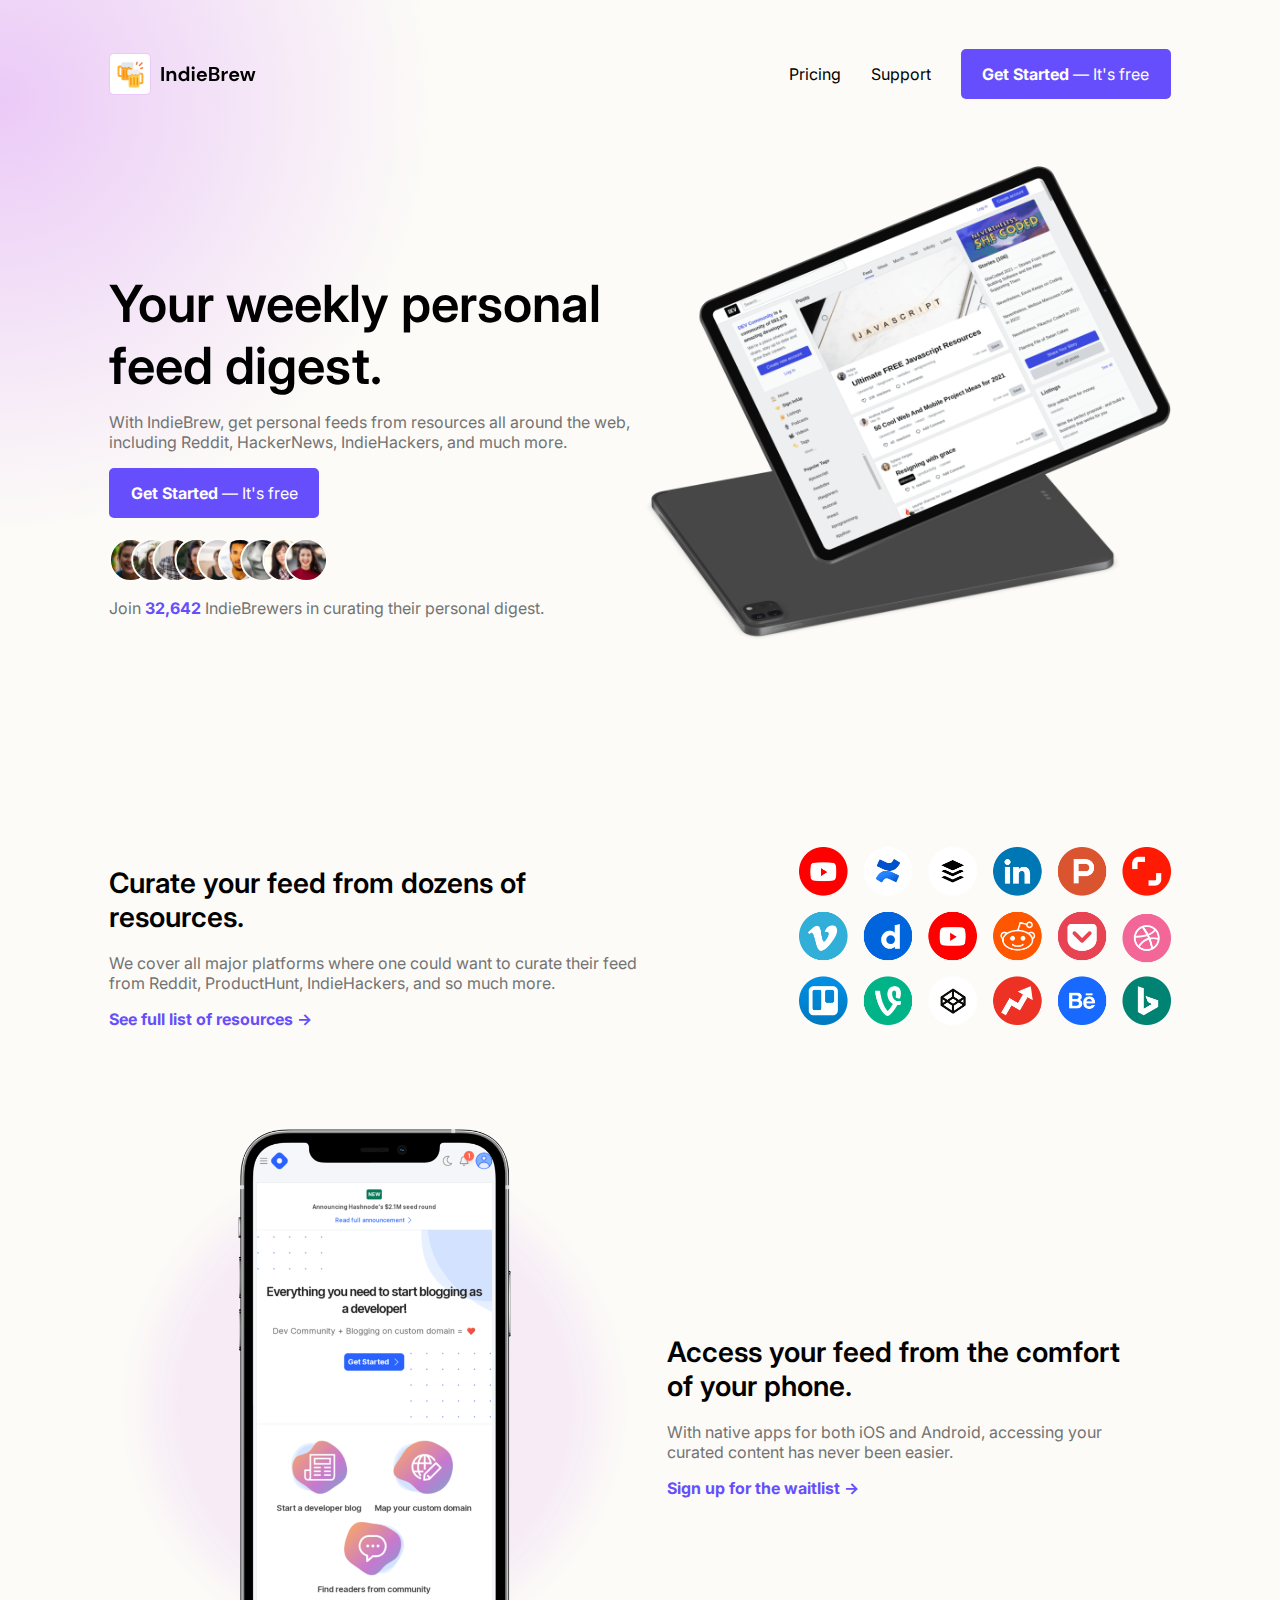
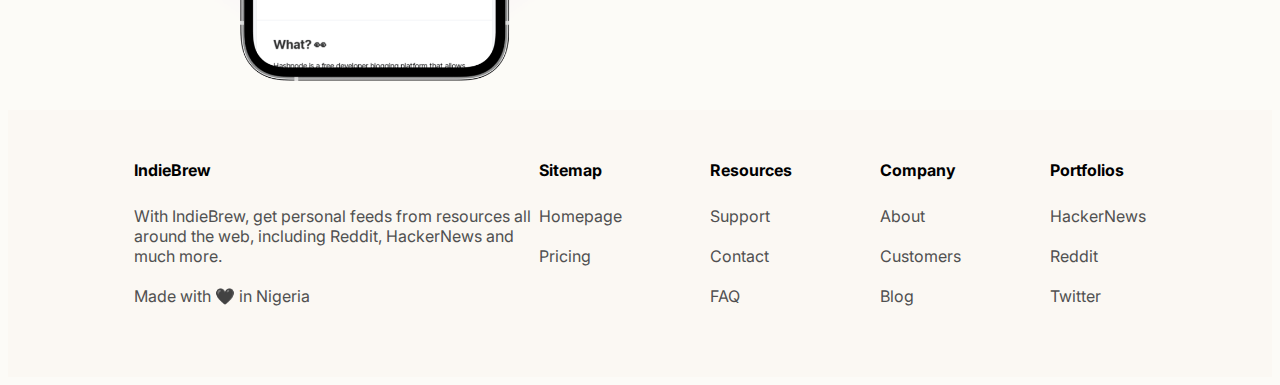
<file: index.html>
<!DOCTYPE html>
<html lang="en" dir="ltr">
  <head>
    <meta charset="utf-8">
    <meta name="viewport" content="width=device-width, initial-scale=1">
    <title>IndieBrew Landing Page</title>
    <link rel="stylesheet" href="index.css">
  </head>
  <body>
    <header>
      <img src="Assets/Logo.svg" alt="logo-image">
      <img src="Assets/Hamburger Menu.svg" class="menu-btn" alt="">
      <nav>
        <ul class="nav-links">
          <li><a href="#">Pricing</a></li>
          <li><a href="#">Support</a></li>
          <li><button type="button" onclick="location.href='sign-up.html'">Get Started <span>— It's free</span></button></li>
        </ul>
      </nav>
    </header>
    <section class="hero-section">
      <div class="hero-text">
        <h1>Your weekly personal feed digest.</h1>
        <p>With IndieBrew, get personal feeds from resources all around the web, including Reddit, HackerNews, IndieHackers,
          and much more.
        </p>
        <button type="button" onclick="location.href='sign-up.html'">Get Started <span>— It's free</span></button>
        <img src="Assets/User Avatars.svg" alt="user-avatars">
        <p>Join <span>32,642</span> IndieBrewers in curating their personal digest.</p>
      </div>
      <div class="hero-image">
        <img src="Assets/Feed Mockup.png" alt="">
      </div>
    </section>
    <section class="info-section">
      <div class="logo-section">
        <div class="info-text">
          <h1>Curate your feed from dozens of resources.</h1>
          <p>We cover all major platforms where one could want to curate their feed from Reddit, ProductHunt, IndieHackers,
            and so much more.
          </p>
          <a href="#">See full list of resources →</a>
        </div>
        <div class="social-media-icons">
          <img src="Assets/Social Media Icons.png">
        </div>
      </div>
      <div class="phone-section">
        <div class="phone-mockup">
          <img src="Assets/Phone Mockup.png" alt="phone mockup">
        </div>
        <div class="phone-section-text">
          <h1>Access your feed from the comfort of your phone.</h1>
          <p>With native apps for both iOS and Android, accessing your curated content has never been easier.</p>
          <a href="#">Sign up for the waitlist →</a>
        </div>
      </div>
    </section>

    <footer>
      <div class="description footer-links">
        <a href="#" class="footer-header">IndieBrew</a>
        <p>
          With IndieBrew, get personal feeds from resources all around the web, including Reddit, HackerNews and much more.
        </p>
        <p>Made with 🖤 in Nigeria</p>
      </div>

      <div class="section-one">
        <div class="sitemap footer-links">
          <a href="#" class="footer-header">Sitemap</a>
          <a href="#">Homepage</a>
          <a href="#">Pricing</a>
        </div>
        <div class="resources footer-links">
          <a href="#" class="footer-header">Resources</a>
          <a href="#">Support</a>
          <a href="#">Contact</a>
          <a href="#">FAQ</a>
        </div>

        <div class="company footer-links">
          <a href="#" class="footer-header">Company</a>
          <a href="#">About</a>
          <a href="#">Customers</a>
          <a href="#">Blog</a>
        </div>
        <div class="portfolios footer-links">
          <a href="#" class="footer-header">Portfolios</a>
          <a href="#">HackerNews</a>
          <a href="#">Reddit</a>
          <a href="#">Twitter</a>
        </div>
      </div>
    </footer>
    <script>
      var menu_btn = document.querySelector('.menu-btn');
      var navbar = document.querySelector('.nav-links');

      navbar.style.right = "-290px";

      menu_btn.onclick = function() {
        if (navbar.style.right == "-290px") {
          navbar.style.right = "0";
        } else {
          navbar.style.right = "-290px";
        }
      }
    </script>
  </body>
</html>
</file>
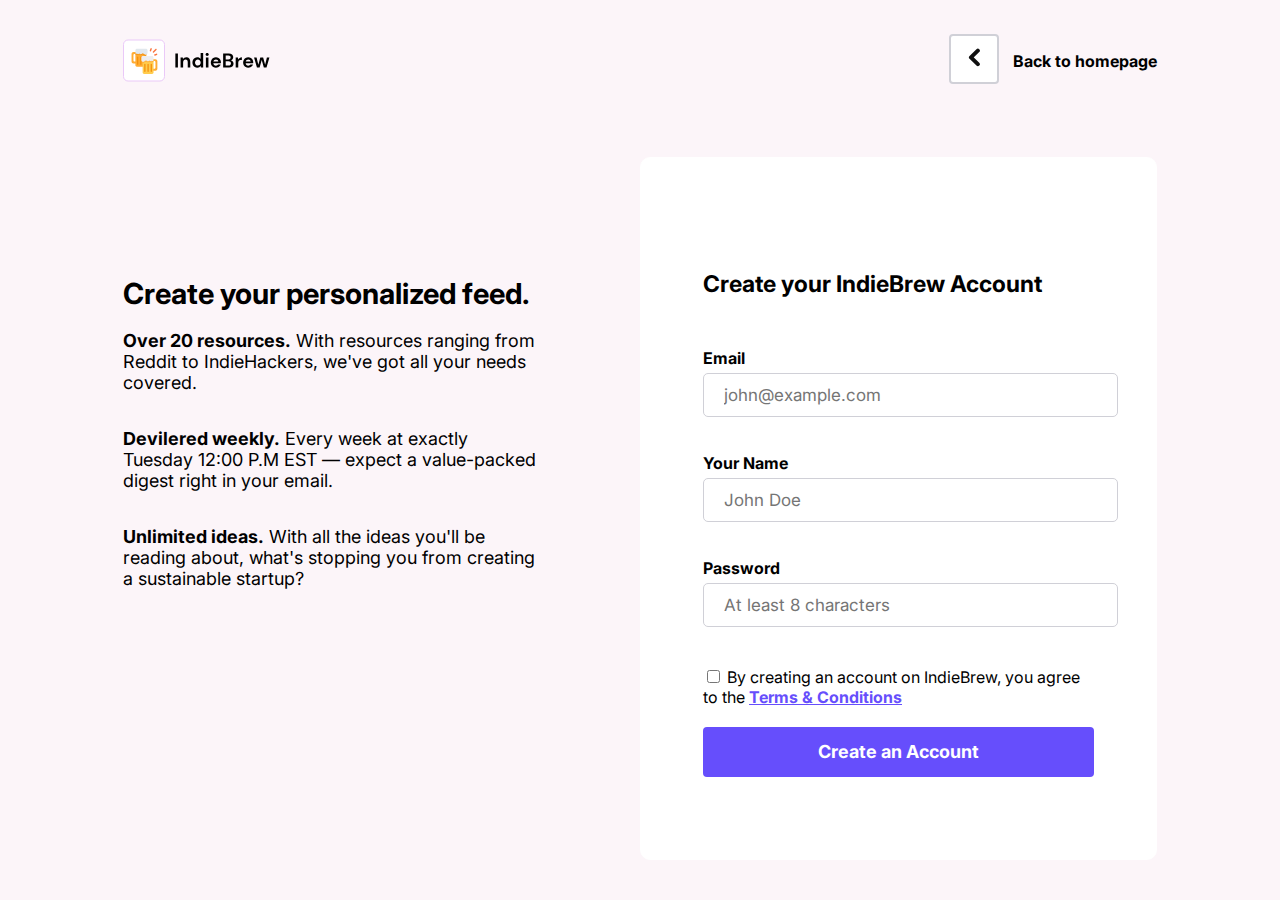
<file: sign-up.html>
<!DOCTYPE html>
<html lang="en" dir="ltr">
  <head>
    <meta charset="utf-8">
    <meta name="viewport" content="width=device-width, initial-scale=1.0">
    <title>IndieBrew Sign Up Page</title>
    <link rel="stylesheet" href="sign-up.css">
  </head>
  <body>
    <header>
      <div class="nav-bar">
        <img src="Assets/Logo.svg" alt="logo-image">
        <div class="go-back">
          <button type="button"  onclick="location.href='index.html'"><img src="Assets/Back Arrow.svg" alt="back button"></button>
          <p>Back to homepage</p>
        </div>
      </div>
    </header>
    <section>
      <div class="sign-up-text">
        <h1>Create your personalized feed.</h1>
        <div class="info">
          <p><span>Over 20 resources.</span> With resources ranging from Reddit to IndieHackers, we've got all your needs covered.</p>
        </div>
        <div class="info">
          <p><span>Devilered weekly.</span> Every week at exactly Tuesday 12:00 P.M EST — expect a value-packed digest right in your email.</p>
        </div>
        <div class="info">
          <p><span>Unlimited ideas.</span> With all the ideas you'll be reading about, what's stopping you from creating a sustainable startup?</p>
        </div>
      </div>
      <div class="sign-up-section">
        <h1>Create your IndieBrew Account</h1>
        <form action="index.html">
          <p>Email</p>
          <input class="typed-input" type="email" placeholder="john@example.com">
          <p>Your Name</p>
          <input type="text" class="typed-input" placeholder="John Doe">
          <p>Password</p>
          <input class="typed-input" type="password" placeholder="At least 8 characters">
        </form>
        <input type="checkbox">
        <p class="terms-and-conditions">
          By creating an account on IndieBrew, you agree to the <a href="#">Terms & Conditions</a>
        </p>
        <button type="button">Create an Account</button>
      </div>
    </section>
  </body>
</html>
</file>
<file: index.css>
@import url('https://fonts.googleapis.com/css2?family=Inter:wght@200;300;400;600;800&display=swap');

/* Header Section */

body {
  background: radial-gradient(circle at 0% 5%, #ebcaf7 0%, #fcfbf7 19%);
}
* {
  font-family: 'Inter', sans-serif;
}
h1 {
  font-weight: 600;
}
header {
  padding: 2% 8%;
  display: flex;
  justify-content: space-between;
}
.menu-btn {
  display: none;
}
nav ul{
  display: flex;
  list-style: none;
  align-items: center;
}
nav ul li {
  margin-left: 30px;
}
nav ul li a {
  text-decoration: none;
  color: #000;
}
a {
  transition: .5s;
}
a:hover {
  transition: .5s;
  opacity: 0.7;
}
button {
  background-color: rgb(102, 78, 252);
  font-weight: bold;
  font-size: 16px;
  color: #fff;
  border: 0;
  border-radius: 5px;
  transition: .5s;
  cursor: pointer;
  width: 210px;
  height: 50px;
}
button span {
  font-weight: normal;
}
button:hover {
  background-color: transparent;
  color: rgb(77, 19, 209) !important;
  border-radius: 50px;
  border: 1px solid rgb(77, 19, 209);
  transition: .5s;
}

/* Header Section Ends */

/* Hero Section */

.hero-section {
  padding: 2% 8%;
  display: flex;
}
.hero-text {
  margin-top: 8vh;
  width: 50%;
  display: flex;
  flex-direction: column;
}
.hero-text h1 {
  font-size: 4vmax;
  margin-bottom: 0;
}
.hero-text button {
  margin-bottom: 20px;
}
.hero-text img {
  width: 219px;
}
p {
  color: rgb(115, 115, 115);
}
p span {
  color: rgb(102, 78, 252);
  opacity: 1 !important;
  font-weight: bold;
}
.hero-image {
  width: 50%;
}
.hero-image img {
  width: 100%;
}

/* Hero Section Ends */

/* Info Section Starts */

.info-section {
  margin-top: 150px;
  padding: 2% 8%;
}
.logo-section {
  display: flex;
  justify-content: space-between;
}
.info-text  {
  width: 52%;
}
.info-section h1 {
  font-size: 2.2vmax;
}
.info-section a {
  text-decoration: none;
  font-weight: bold;
  color: rgb(102, 78, 252);
}
.social-media-icons {
  width: 35%;
}
.social-media-icons img {
  width: 100%;
}
.phone-section {
  display: flex;
  margin-top: 100px;
  justify-content: space-between;
}
.phone-mockup {
  width: 50%;
}
.phone-mockup img {
  width: 100%;
}
.phone-section-text {
  width: 45%;
  margin: auto;
}
/* Info Section Ends */

/* Footer Section Starts */

footer {
  background-color: rgb(251, 248, 243);
  padding: 4% 10%;
  display: flex;
  justify-content: space-between;
}
footer p, footer a {
  margin-bottom: 20px;
  color: rgb(80, 80, 80);
}
footer a {
  text-decoration: none;
}
footer p {
  margin-top: 0;
}
.footer-links {
  display: flex;
  flex-direction: column;
}
.description {
  width: 400px;
}
.footer-header {
  font-weight: bold;
  opacity: 1;
  margin-bottom: 26px;
  color: #000;
}
.section-one {
  display: flex;
  justify-content: space-between;
  width: 60%;
}
.section-one a:hover {
  opacity: 1;
  transition: .5s;
}
 .footer-header:hover {
   opacity: .5 !important;
 }

/* Footer Section Ends */

/* Tablet View Section */


@media only screen and (min-width: 670px) and (max-width: 1050px) {
  header, .hero-section, .info-section, footer {
    padding: 3% 5%;
  }
  .hero-section {
    flex-direction: column-reverse;
  }
  .hero-text {
    margin-top: 1vh;
    width: 80%;
  }
  .hero-text h1 {
    font-size: 6.9vmin;
  }
  .hero-text p {
    font-size: 1.5vmax;
  }
   p {
    font-size: 1.7vmax;
  }
   .hero-image {
     width: 100%;
     text-align: center;
   }
   .hero-image img {
     width: 50%;
   }

   /* Info Section */

   .info-text {
     width: 74%;
   }
   .info-section h1 {
     font-size: 3.2vmax;
   }
   .social-media-icons {
     width: 42%;
     margin-top: auto;
     margin-bottom: auto;
   }
   .phone-section-text {
     margin: auto 0 auto 0;
     width: 77%;
   }

  /* Footer section */

  footer {
    padding: 3% 5%;
  }
  .description {
    margin-bottom: auto;
    text-align: left;
  }
  .description a {
    margin-bottom: 20px;
  }
  .section-one {
    display: flex;
    flex-wrap: wrap;
    justify-content: space-between;
    width: 50%;
    margin-left: 63px;
  }
  .footer-links {
    flex-basis: 50%;
  }
}

/* Mobile Section */

@media only screen and (min-width: 350px) and (max-width: 669px) {
  header, .hero-section, .info-section, footer  {
    padding: 2% 2%;
  }
  .menu-btn {
    display: block;
    position: absolute;
    right: 3%;
    top: 3%;
    z-index: 3;
  }
  .hero-section {
    flex-direction: column-reverse;
  }
  .hero-text, .hero-image {
    width: 100%;
  }
  .hero-text h1 {
    font-size: 35px;
  }
  .hero-text p {
    font-size: 14px;
  }

  /* Navbar section */

  .nav-links {
    position: fixed;
    display: flex;
    flex-direction: column;
    top: 0;
    z-index: 2;
    width: 220px;
    height: 100vh;
    background: rgb(240, 238, 235);;
    transition: 0.7s;
    padding-top: 150px;
  }
  .nav-links ul {
    margin-bottom: 0;
    margin-top: 0;
  }
  .nav-links li {
    margin-top: 30px;
  }
  nav button {
    margin-top: 30px;
  }
  nav ul li {
    margin-left: -40px;
  }
  /* Logo Section */

  .logo-section {
    flex-direction: column-reverse;
  }
  .info-section {
    margin-top: 100px;
  }
  .info-section h1 {
    font-size: 4.2vmax;
  }
  .info-text {
    width: 100%;
  }
  .info-text p {
    font-size: 1.9vmax;
  }
  .social-media-icons {
    width: 100%;
  }

  /* Phone Section */

  .phone-section {
    flex-direction: column;
  }
  .phone-mockup {
    width: 100%;
  }
  .phone-section-text {
    margin-top: 50px;
    margin-bottom: 70px;
    width: 100%;
  }
  .phone-section-text h1 {
    font-size: 3.8vmax;
  }
  .phone-section-text p {
    font-size: 1.9vmax;
  }

  /* Footer section */

  footer {
    flex-direction: column;
    align-items: center;
    padding: 2% 4%;
  }
  .description {
    text-align: left;
    width: 100%;
  }
  .description a {
    margin-bottom: 20px;
  }
  .section-one {
    display: flex;
    justify-content: space-between;
    flex-wrap: wrap;
    width: 100%;
    margin-top: 30px;
    margin-right: auto;
  }
  .footer-links {
    flex-basis: 50%;
  }

}
</file>
<file: sign-up.css>
@import url('https://fonts.googleapis.com/css2?family=Inter:wght@200;300;400;600;800&display=swap');

* {
  font-family: 'Inter', sans-serif;
}
body {
  padding: 2% 9%;
  background-color: rgb(252, 245, 249);
}
.nav-bar {
  display: flex;
  justify-content: space-between;
}
.nav-bar p {
  display: inline-block;
  font-weight: bold;
}
.nav-bar button {
  background-color: #fff;
  width: 50px;
  height: 50px;
  border: 2px solid rgb(208, 208, 215);
  margin-right: 10px;
}
section {
  display: flex;
  margin-top: 70px;
  justify-content: space-between;
}
.sign-up-text {
  margin-top: 100px;
  width: 40%;
}
.info {
  margin-bottom: 35px;
}
.sign-up-text h1 {
  font-size: 29px;
}
.sign-up-text p {
  font-size: 18px;
}
.sign-up-text span {
  font-weight: bold;
}
.sign-up-section {
  width: 50%;
  border: 1px solid #fff;
  border-radius: 10px;
  padding: 6%;
  box-sizing: border-box;
  background-color: #fff;
}
.sign-up-section h1 {
  font-size: 23px;
  margin: 50px 0;
}
.terms-and-conditions {
  display: inline;
}
.terms-and-conditions a {
  font-weight: bold;
  color: rgb(102, 78, 252);
  text-decoration: underline;
}
form {
  margin-bottom: 20px;
}
form p {
  margin-bottom: 0;
  font-weight: bold;
  font-size: 16px;
}
.sign-up-section button {
  display: block;
  width: 100%;
  margin: 20px 0;
  font-size: 18px;
}
.already-have-an-account {
  text-align: center;
}
form img {
  position: absolute;
  margin-top: 16px;
  margin-left: 26%;
}
.typed-input {
  font-size: 17px;
  height: 40px;
  width: 100%;
  padding-left: 20px;
  margin: 5px 0 20px 0;
  border-radius: 5px;
  border: 1px solid rgb(208, 208, 215);
}
button {
  width: 130px;
  height: 50px;
  border-radius: 4px;
  font-weight: bold;
  background-color: rgb(102, 78, 252);
  color: #fff;
  border: 0;
  transition: .5s;
  cursor: pointer;
}
button:hover {
  background-color: transparent;
  color: rgb(77, 19, 209);
  border-radius: 50px;
  border: 1px solid rgb(77, 19, 209);
  transition: .5s;
  opacity: 1 !important;
}

@media only screen and (min-width: 670px) and (max-width: 1050px) {
  body {
    padding: 2% 3%;
  }
  h1 {
    font-weight: 600;
  }
  section {
    flex-direction: column;
    margin-top: 0;
  }
  .sign-up-text {
    margin-top: 35px;
    width: 100%;
  }
  .sign-up-text h1 {
    font-size: 41px;
  }
  .sign-up-text p {
    font-size: 20px;
  }
  .sign-up-section {
    width: 100%;
    padding: 5%;
  }
  .sign-up-section h1 {
    font-size: 28px;
  }
}
@media only screen and (min-width: 350px) and (max-width: 669px) {
  body {
    padding: 2% 2%;
  }
  .nav-bar p {
    display: none;
  }
  section {
    flex-direction: column;
    margin-top: 0;
  }
  section h1 {
    font-size: 28px;
    font-weight: 600;
  }
  .sign-up-text {
    margin-top: 35px;
    width: 100%;
  }
  .sign-up-text p {
    font-size: 15px;
  }
  .sign-up-section {
    width: 100%;
    padding: 5%;
  }
  .sign-up-section h1 {
    font-size: 22px;
  }
  form p {
    font-weight: 600;
  }
  .typed-input {
    width: 90%;
  }
}
</file>
